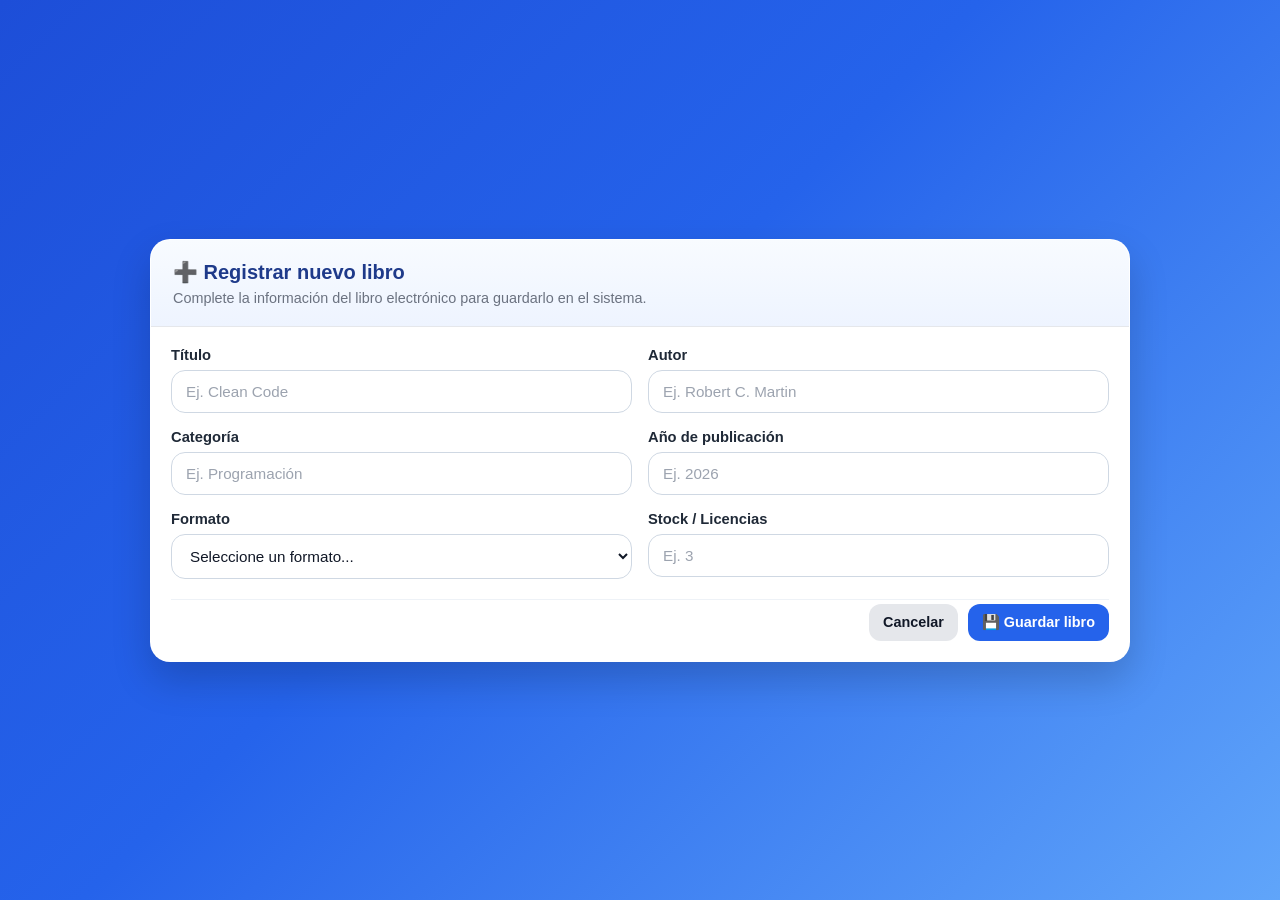
<file: templates/nuevo.html>
<!DOCTYPE html> <!-- Indica que el documento utiliza HTML5 -->
<html lang="es"> <!-- Inicio del documento HTML en idioma español -->
<head>
  <meta charset="UTF-8"> <!-- Permite tildes, ñ y caracteres especiales -->
  <meta name="viewport" content="width=device-width, initial-scale=1.0"> <!-- Hace la página adaptable en móviles -->
  <title>Registrar libro</title> <!-- Título de la pestaña del navegador -->

  <!-- Enlace al archivo CSS general -->
  <link rel="stylesheet" href="/static/style.css">
</head>

<!-- Clase "form-page" para aplicar fondo azul y estilos de formulario -->
<body class="form-page">
  <!-- Contenedor general del formulario -->
  <div class="form-wrapper">

    <!-- Tarjeta del formulario -->
    <section class="form-card">
      <!-- Encabezado del formulario -->
      <div class="form-header">
        <h1>➕ Registrar nuevo libro</h1> <!-- Título principal -->
        <p>Complete la información del libro electrónico para guardarlo en el sistema.</p> <!-- Texto de apoyo -->
      </div>

      <!-- Formulario que envía datos por método POST a la ruta /libros/crear -->
      <form method="POST" action="/libros/crear" class="form-grid">

        <!-- Campo: título -->
        <div class="form-group">
          <label for="titulo">Título</label> <!-- Etiqueta del campo -->
          <input
            type="text"
            id="titulo"
            name="titulo"
            placeholder="Ej. Clean Code"
            required
          >
        </div>

        <!-- Campo: autor -->
        <div class="form-group">
          <label for="autor">Autor</label>
          <input
            type="text"
            id="autor"
            name="autor"
            placeholder="Ej. Robert C. Martin"
            required
          >
        </div>

        <!-- Campo: categoría -->
        <div class="form-group">
          <label for="categoria">Categoría</label>
          <input
            type="text"
            id="categoria"
            name="categoria"
            placeholder="Ej. Programación"
            required
          >
        </div>

        <!-- Campo: año de publicación -->
        <div class="form-group">
          <label for="anio_publicacion">Año de publicación</label>
          <input
            type="number"
            id="anio_publicacion"
            name="anio_publicacion"
            min="0"
            placeholder="Ej. 2026"
            required
          >
        </div>

        <!-- Campo: formato -->
        <div class="form-group">
          <label for="formato">Formato</label>
          <select id="formato" name="formato" required>
            <option value="">Seleccione un formato...</option>
            <option value="PDF">PDF</option>
            <option value="EPUB">EPUB</option>
            <option value="MOBI">MOBI</option>
          </select>
        </div>

        <!-- Campo: stock/licencias -->
        <div class="form-group">
          <label for="stock_licencias">Stock / Licencias</label>
          <input
            type="number"
            id="stock_licencias"
            name="stock_licencias"
            min="1"
            placeholder="Ej. 3"
            required
          >
        </div>

        <!-- Barra de acciones del formulario -->
        <div class="form-actions">
          <!-- Enlace para cancelar y volver al listado -->
          <a href="/" class="btn btn-secondary">Cancelar</a>

          <!-- Botón para guardar el libro -->
          <button type="submit" class="btn btn-primary">💾 Guardar libro</button>
        </div>
      </form>
    </section>
  </div>
</body>
</html>
</file>
<file: static/style.css>
/* =========================================================
   ESTILOS GLOBALES DEL SISTEMA
   - Panel principal (index)
   - Formularios (nuevo / editar / login / detalle)
   - Dashboard
   - Catálogo
   ========================================================= */

/* Aplica box-sizing a todos los elementos para controlar mejor tamaños */
* {
  box-sizing: border-box;
}

/* =========================================================
   INDEX / PANEL PRINCIPAL
   ========================================================= */

/* Fondo general de la página principal */
.page-bg {
  margin: 0; /* Elimina margen por defecto del navegador */
  font-family: "Segoe UI", Tahoma, Arial, sans-serif; /* Fuente principal */
  background: linear-gradient(180deg, #eef4ff 0%, #f8fbff 100%); /* Fondo degradado suave */
  color: #1f2937; /* Color base del texto */
}

/* Contenedor principal centrado */
.container {
  width: min(1200px, 95%); /* Máximo 1200px o 95% del ancho */
  margin: 22px auto; /* Centrado horizontal y margen superior/inferior */
}

/* =========================================================
   TOPBAR (ENCABEZADO)
   ========================================================= */

/* Barra superior del sistema */
.topbar {
  background: linear-gradient(135deg, #1e40af, #2563eb); /* Fondo azul degradado */
  color: #ffffff; /* Texto blanco */
  border-radius: 18px; /* Bordes redondeados */
  padding: 18px 20px; /* Espaciado interno */
  display: flex; /* Layout flexible */
  justify-content: space-between; /* Separa texto y botones */
  align-items: center; /* Alineación vertical */
  gap: 14px; /* Espacio entre elementos */
  flex-wrap: wrap; /* Permite salto en pantallas pequeñas */
  box-shadow: 0 10px 22px rgba(37, 99, 235, 0.22); /* Sombra suave */
}

/* Título dentro de la topbar */
.topbar h1 {
  margin: 0; /* Quita margen por defecto */
  font-size: 1.3rem; /* Tamaño del título */
}

/* Subtítulo dentro de la topbar */
.subtitle {
  margin: 6px 0 0; /* Espacio superior */
  color: rgba(255, 255, 255, 0.9); /* Blanco suave */
  font-size: 0.9rem; /* Tamaño pequeño */
}

/* =========================================================
   TARJETAS / PANELES
   ========================================================= */

/* Tarjetas blancas reutilizables */
.card {
  background: #ffffff; /* Fondo blanco */
  border: 1px solid #e5e7eb; /* Borde gris claro */
  border-radius: 16px; /* Esquinas redondeadas */
  padding: 16px; /* Espaciado interno */
  margin-top: 16px; /* Espacio respecto al bloque anterior */
  box-shadow: 0 8px 18px rgba(15, 23, 42, 0.05); /* Sombra ligera */
}

/* Título de tarjetas */
.card-title {
  margin: 0 0 12px; /* Espaciado inferior */
  color: #1e3a8a; /* Azul oscuro */
  font-size: 1.05rem; /* Tamaño de texto */
}

/* =========================================================
   MENSAJE DE ÉXITO
   ========================================================= */

/* Caja de mensajes de éxito */
.alert-success {
  margin-top: 14px; /* Separación superior */
  background: #ecfdf5; /* Fondo verde claro */
  color: #065f46; /* Texto verde oscuro */
  border: 1px solid #a7f3d0; /* Borde verde suave */
  border-radius: 12px; /* Bordes redondeados */
  padding: 10px 12px; /* Espaciado interno */
  font-weight: 600; /* Seminegrita */
}

/* =========================================================
   FORMULARIO DE BÚSQUEDA
   ========================================================= */

/* Formulario de búsqueda en panel y catálogo */
.search-form {
  display: flex; /* Distribución horizontal */
  gap: 12px; /* Espacio entre elementos */
  align-items: end; /* Alinea por la parte inferior */
  flex-wrap: wrap; /* Permite salto de línea */
}

/* Grupo de campo (label + input) */
.field-inline {
  display: flex;
  flex-direction: column; /* Etiqueta arriba, campo abajo */
  gap: 6px; /* Espacio interno */
  flex: 1; /* Toma espacio disponible */
  min-width: 250px; /* Ancho mínimo */
}

/* Etiqueta del campo */
.field-inline label {
  font-weight: 600; /* Más visible */
  color: #374151; /* Gris oscuro */
}

/* Campo de texto de búsqueda */
.field-inline input {
  width: 100%; /* Ocupa todo el ancho */
  padding: 11px 12px; /* Espaciado interno */
  border: 1px solid #cfd8e3; /* Borde suave */
  border-radius: 12px; /* Puntas redondeadas */
  outline: none; /* Elimina borde nativo */
  font-size: 0.95rem; /* Tamaño de texto */
  transition: border-color .15s ease, box-shadow .15s ease; /* Transición suave */
}

/* Efecto al enfocar campo */
.field-inline input:focus {
  border-color: #60a5fa; /* Azul claro */
  box-shadow: 0 0 0 4px rgba(96, 165, 250, 0.16); /* Halo azul */
}

/* Contenedor de botones de búsqueda */
.actions-inline {
  display: flex;
  gap: 8px;
  flex-wrap: wrap;
}

/* =========================================================
   BOTONES (REUTILIZABLES)
   ========================================================= */

/* Estilo base para botones y enlaces tipo botón */
.btn {
  border: none; /* Sin borde nativo */
  border-radius: 12px; /* Bordes redondeados */
  padding: 10px 14px; /* Espaciado interno */
  text-decoration: none; /* Quita subrayado de enlaces */
  cursor: pointer; /* Cursor de botón */
  font-weight: 700; /* Negrita */
  font-size: 0.9rem; /* Tamaño de texto */
  display: inline-flex; /* Mejor alineación interna */
  align-items: center;
  justify-content: center;
  transition: transform .06s ease, background-color .15s ease; /* Transiciones */
}

/* Efecto hover */
.btn:hover {
  transform: translateY(-1px); /* Levanta levemente */
}

/* Botón principal (azul) */
.btn-primary {
  background: #2563eb;
  color: #fff;
}

.btn-primary:hover {
  background: #1d4ed8;
}

/* Botón secundario (gris) */
.btn-secondary {
  background: #e5e7eb;
  color: #111827;
}

.btn-secondary:hover {
  background: #d1d5db;
}

/* Botón advertencia (editar) */
.btn-warning {
  background: #f59e0b;
  color: #fff;
}

.btn-warning:hover {
  background: #d97706;
}

/* Botón peligro (eliminar) */
.btn-danger {
  background: #ef4444;
  color: #fff;
}

.btn-danger:hover {
  background: #dc2626;
}

/* Botón pequeño (tabla) */
.btn-sm {
  padding: 8px 10px;
  border-radius: 10px;
  font-size: 0.82rem;
}

/* =========================================================
   TABLAS
   ========================================================= */

/* Contenedor para scroll horizontal */
.table-wrap {
  width: 100%;
  overflow-x: auto;
}

/* Tabla principal */
.table {
  width: 100%;
  min-width: 950px; /* Evita romper columnas en pantallas chicas */
  border-collapse: collapse; /* Une bordes */
}

/* Encabezado de la tabla */
.table thead th {
  background: #eff6ff; /* Azul muy claro */
  color: #1e3a8a; /* Azul oscuro */
  text-align: left; /* Alinea a la izquierda */
  padding: 12px 10px; /* Espaciado */
  border-bottom: 1px solid #dbeafe; /* Separador */
  font-size: 0.86rem; /* Tamaño */
}

/* Celdas del cuerpo */
.table tbody td {
  padding: 10px;
  border-bottom: 1px solid #f1f5f9;
  vertical-align: middle;
  font-size: 0.92rem;
}

/* Hover sobre filas */
.table tbody tr:hover {
  background: #f8fbff;
}

/* Contenedor de acciones por fila */
.row-actions {
  display: flex;
  gap: 8px;
  align-items: center;
  flex-wrap: wrap;
}

/* El formulario de eliminar no debe tener margen */
.row-actions form {
  margin: 0;
}

/* =========================================================
   BADGES / ETIQUETAS
   ========================================================= */

/* Badge general */
.badge {
  display: inline-block;
  padding: 4px 8px;
  border-radius: 999px; /* Forma pill */
  background: #eef2ff; /* Fondo lila claro */
  color: #4338ca; /* Texto lila oscuro */
  font-size: 0.75rem;
  font-weight: 700;
}

/* Badge para formato de archivo */
.badge-format {
  background: #e0f2fe; /* Fondo celeste */
  color: #075985; /* Texto azul */
}

/* Texto cuando no hay resultados */
.empty-row {
  text-align: center;
  color: #6b7280;
  padding: 18px;
}

/* =========================================================
   FORMULARIOS (NUEVO / EDITAR / LOGIN / DETALLE)
   ========================================================= */

/* Fondo azul para páginas de formulario */
.form-page {
  margin: 0;
  min-height: 100vh; /* Altura completa de la ventana */
  font-family: "Segoe UI", Tahoma, Arial, sans-serif;
  background: linear-gradient(135deg, #1d4ed8 0%, #2563eb 45%, #60a5fa 100%); /* Fondo azul degradado */
}

/* Contenedor que centra la tarjeta del formulario */
.form-wrapper {
  min-height: 100vh;
  display: flex;
  align-items: center; /* Centrado vertical */
  justify-content: center; /* Centrado horizontal */
  padding: 24px 14px;
}

/* Tarjeta blanca del formulario */
.form-card {
  width: 100%;
  max-width: 980px;
  background: #ffffff;
  border-radius: 20px;
  box-shadow: 0 18px 38px rgba(0, 0, 0, 0.18);
  border: 1px solid rgba(255, 255, 255, 0.65);
  overflow: hidden;
}

/* Encabezado de la tarjeta */
.form-header {
  background: linear-gradient(180deg, #f8fbff 0%, #eef4ff 100%);
  border-bottom: 1px solid #e5e7eb;
  padding: 20px 22px;
}

/* Título del formulario */
.form-header h1 {
  margin: 0;
  color: #1e3a8a;
  font-size: 1.25rem;
}

/* Texto descriptivo del formulario */
.form-header p {
  margin: 6px 0 0;
  color: #6b7280;
  font-size: 0.9rem;
}

/* Grid general de formularios */
.form-grid {
  padding: 20px;
  display: grid;
  grid-template-columns: repeat(2, minmax(250px, 1fr)); /* Dos columnas */
  gap: 16px;
}

/* Grupo de formulario (label + control) */
.form-group {
  display: flex;
  flex-direction: column;
  gap: 7px;
}

/* Etiqueta de campos */
.form-group label {
  font-weight: 700;
  font-size: 0.92rem;
  color: #1f2937;
}

/* Inputs y selects del formulario */
.form-group input,
.form-group select {
  width: 100%;
  padding: 12px 14px;
  border: 1px solid #cfd8e3;
  border-radius: 14px; /* Puntas redondeadas */
  font-size: 0.95rem;
  color: #111827;
  background: #ffffff;
  outline: none;
  transition: border-color .15s ease, box-shadow .15s ease;
}

/* Placeholder de inputs */
.form-group input::placeholder {
  color: #9ca3af;
}

/* Efecto focus en inputs/selects */
.form-group input:focus,
.form-group select:focus {
  border-color: #60a5fa;
  box-shadow: 0 0 0 4px rgba(96, 165, 250, 0.16);
}

/* Barra de acciones en formularios */
.form-actions {
  grid-column: 1 / -1; /* Ocupa todas las columnas */
  display: flex;
  justify-content: flex-end;
  gap: 10px;
  padding-top: 4px;
  border-top: 1px solid #eef2f7;
  margin-top: 4px;
}

/* =========================================================
   DASHBOARD (ESTADÍSTICAS)
   ========================================================= */

/* Grilla de tarjetas estadísticas */
.stats-grid {
  display: grid;
  grid-template-columns: repeat(4, minmax(160px, 1fr)); /* 4 columnas */
  gap: 12px;
}

/* Tarjeta de estadística */
.stat-box {
  background: linear-gradient(180deg, #ffffff 0%, #f8fbff 100%);
  border: 1px solid #dbeafe;
  border-radius: 14px;
  padding: 14px;
  box-shadow: 0 6px 14px rgba(37, 99, 235, 0.06);
}

/* Etiqueta de estadística */
.stat-label {
  margin: 0;
  color: #475569;
  font-size: 0.85rem;
  font-weight: 600;
}

/* Valor de estadística */
.stat-value {
  margin: 8px 0 0;
  color: #1e3a8a;
  font-size: 1.5rem;
  line-height: 1;
}

/* =========================================================
   CATÁLOGO (USUARIO LECTOR)
   ========================================================= */

/* Grilla de tarjetas del catálogo */
.catalog-grid {
  display: grid;
  grid-template-columns: repeat(auto-fill, minmax(250px, 1fr)); /* Columnas automáticas responsivas */
  gap: 14px;
  margin-top: 8px;
}

/* Tarjeta individual del catálogo */
.catalog-card {
  background: #ffffff;
  border: 1px solid #e5e7eb;
  border-radius: 16px;
  box-shadow: 0 8px 18px rgba(15, 23, 42, 0.05);
  overflow: hidden;
}

/* Cuerpo interno de la tarjeta */
.catalog-card-body {
  padding: 14px;
  display: flex;
  flex-direction: column;
  gap: 8px;
}

/* Título del libro en tarjeta */
.catalog-title {
  margin: 4px 0 0;
  color: #1e3a8a;
  font-size: 1rem;
  line-height: 1.2;
}

/* Meta información de tarjeta (autor, categoría, etc.) */
.catalog-meta {
  margin: 0;
  font-size: 0.9rem;
  color: #475569;
}

/* Acciones dentro de la tarjeta */
.catalog-actions {
  margin-top: 6px;
  display: flex;
  gap: 8px;
  flex-wrap: wrap;
}

/* =========================================================
   RESPONSIVE (TABLET / MÓVIL)
   ========================================================= */

/* Ajustes para pantallas medianas y pequeñas */
@media (max-width: 980px) {
  /* Dashboard en 2 columnas */
  .stats-grid {
    grid-template-columns: repeat(2, minmax(160px, 1fr));
  }
}

/* Ajustes generales en móvil */
@media (max-width: 820px) {
  /* Topbar se alinea mejor en vertical */
  .topbar {
    align-items: flex-start;
  }

  /* Botones del buscador ocupan ancho disponible */
  .actions-inline {
    width: 100%;
  }

  .actions-inline .btn {
    width: 100%;
  }

  /* Formularios pasan a una sola columna */
  .form-grid {
    grid-template-columns: 1fr;
  }

  /* Botones de formulario en columna */
  .form-actions {
    flex-direction: column;
    align-items: stretch;
  }

  .form-actions .btn {
    width: 100%;
  }

  /* Reduce tamaño del título del formulario */
  .form-header h1 {
    font-size: 1.1rem;
  }
}

/* Ajustes extra para pantallas muy pequeñas */
@media (max-width: 520px) {
  /* Dashboard pasa a 1 columna */
  .stats-grid {
    grid-template-columns: 1fr;
  }
}
</file>
